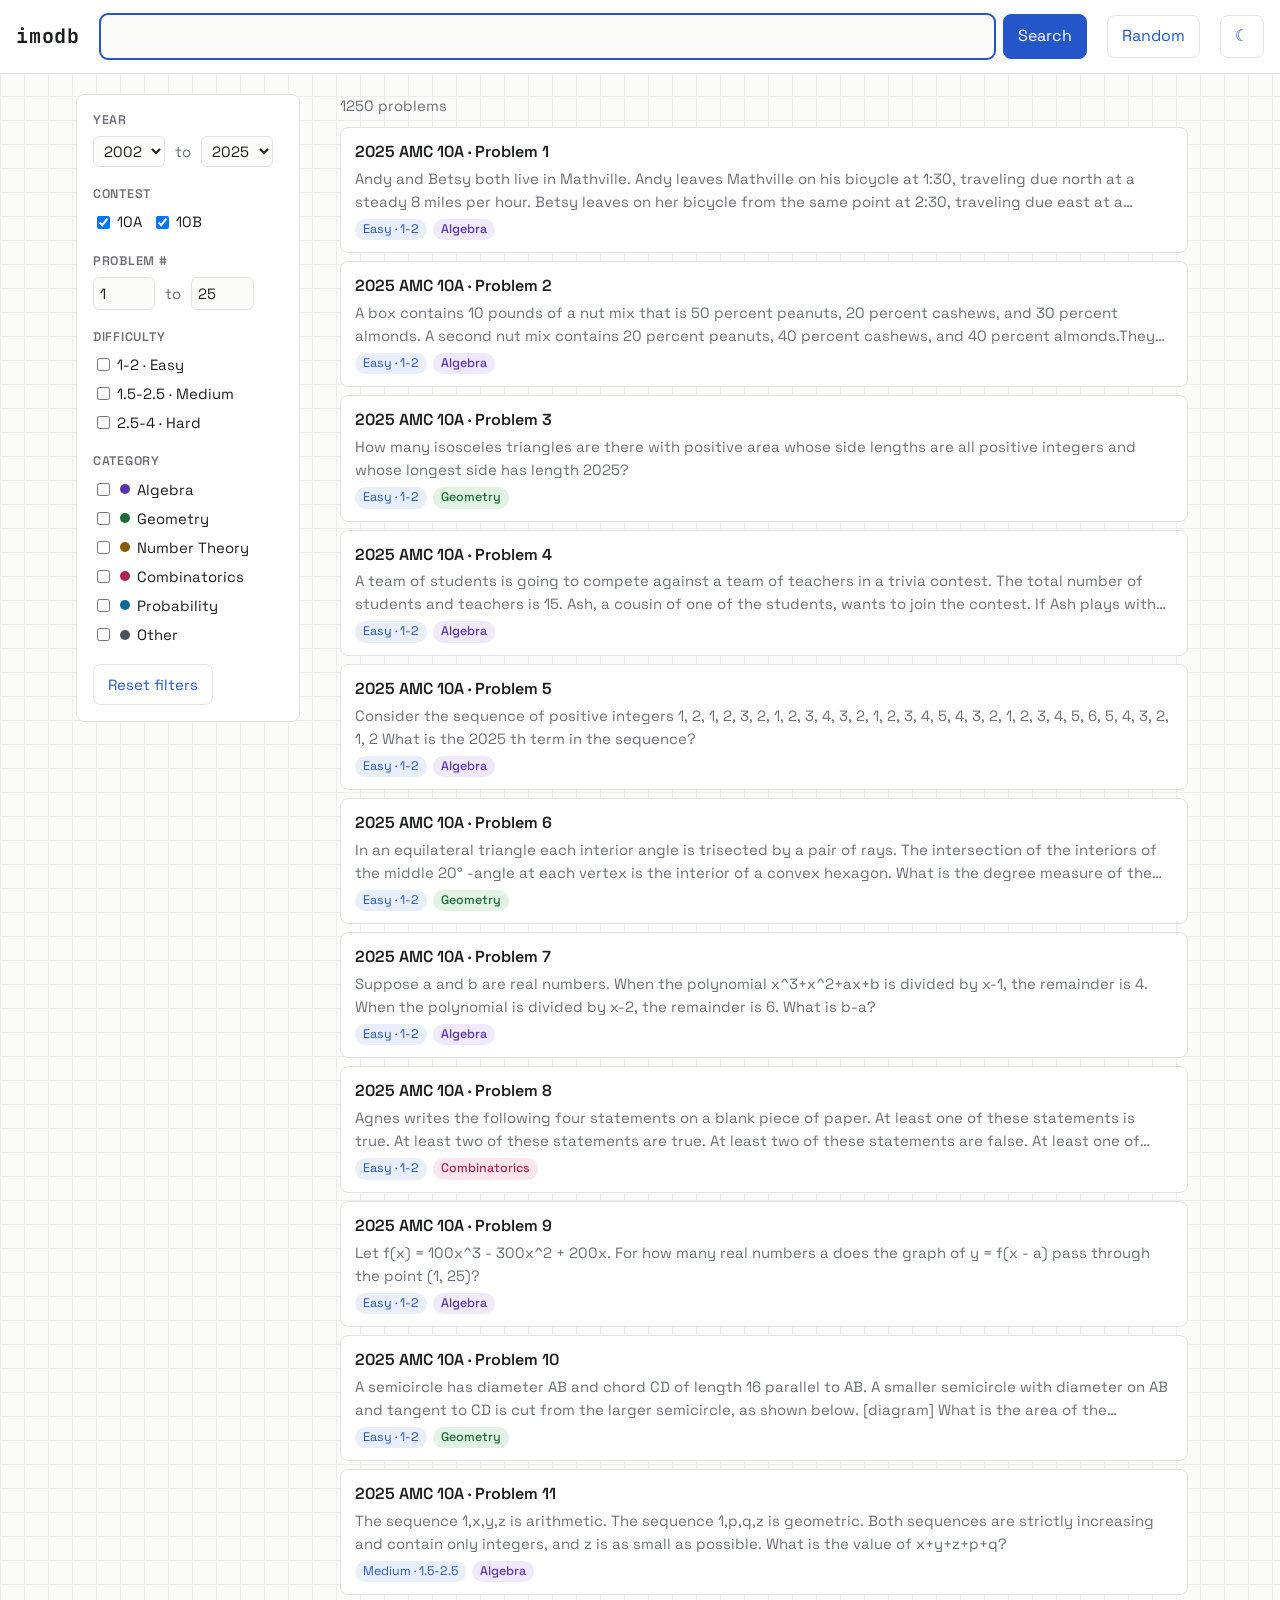
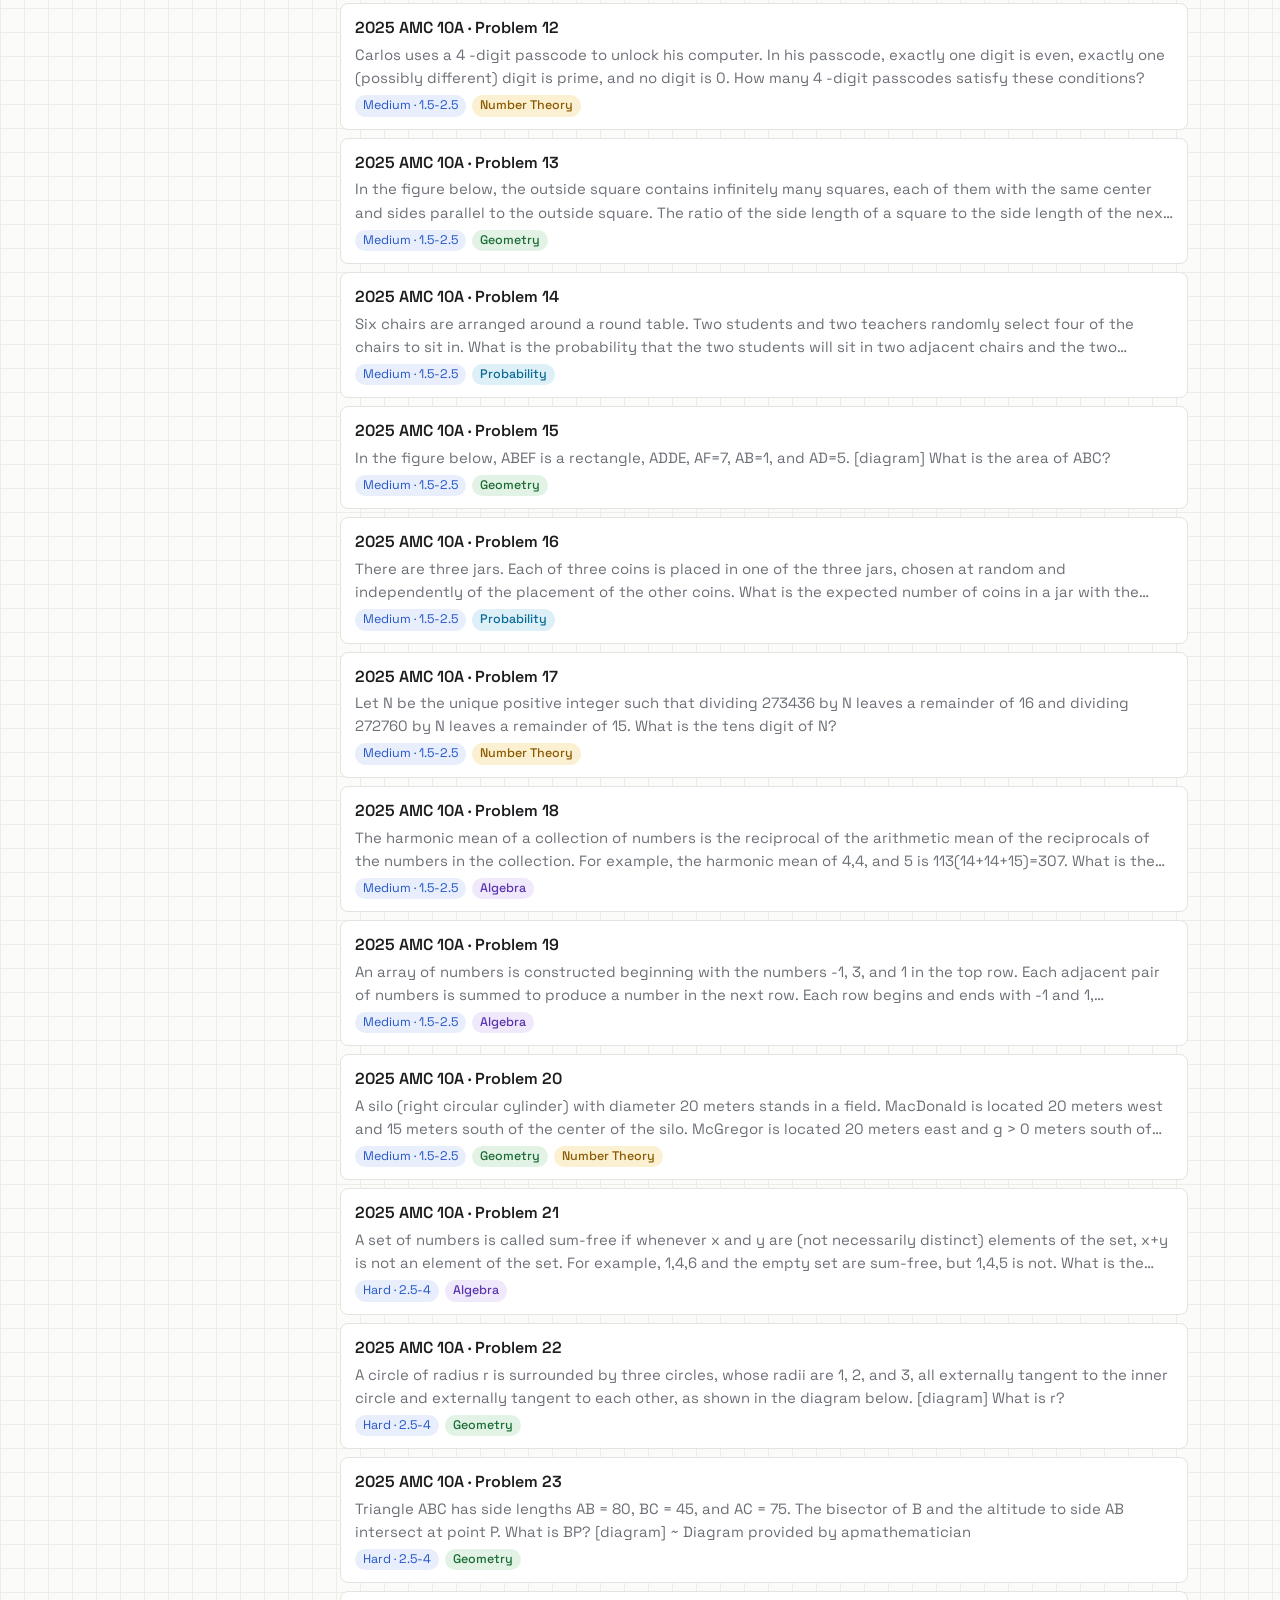
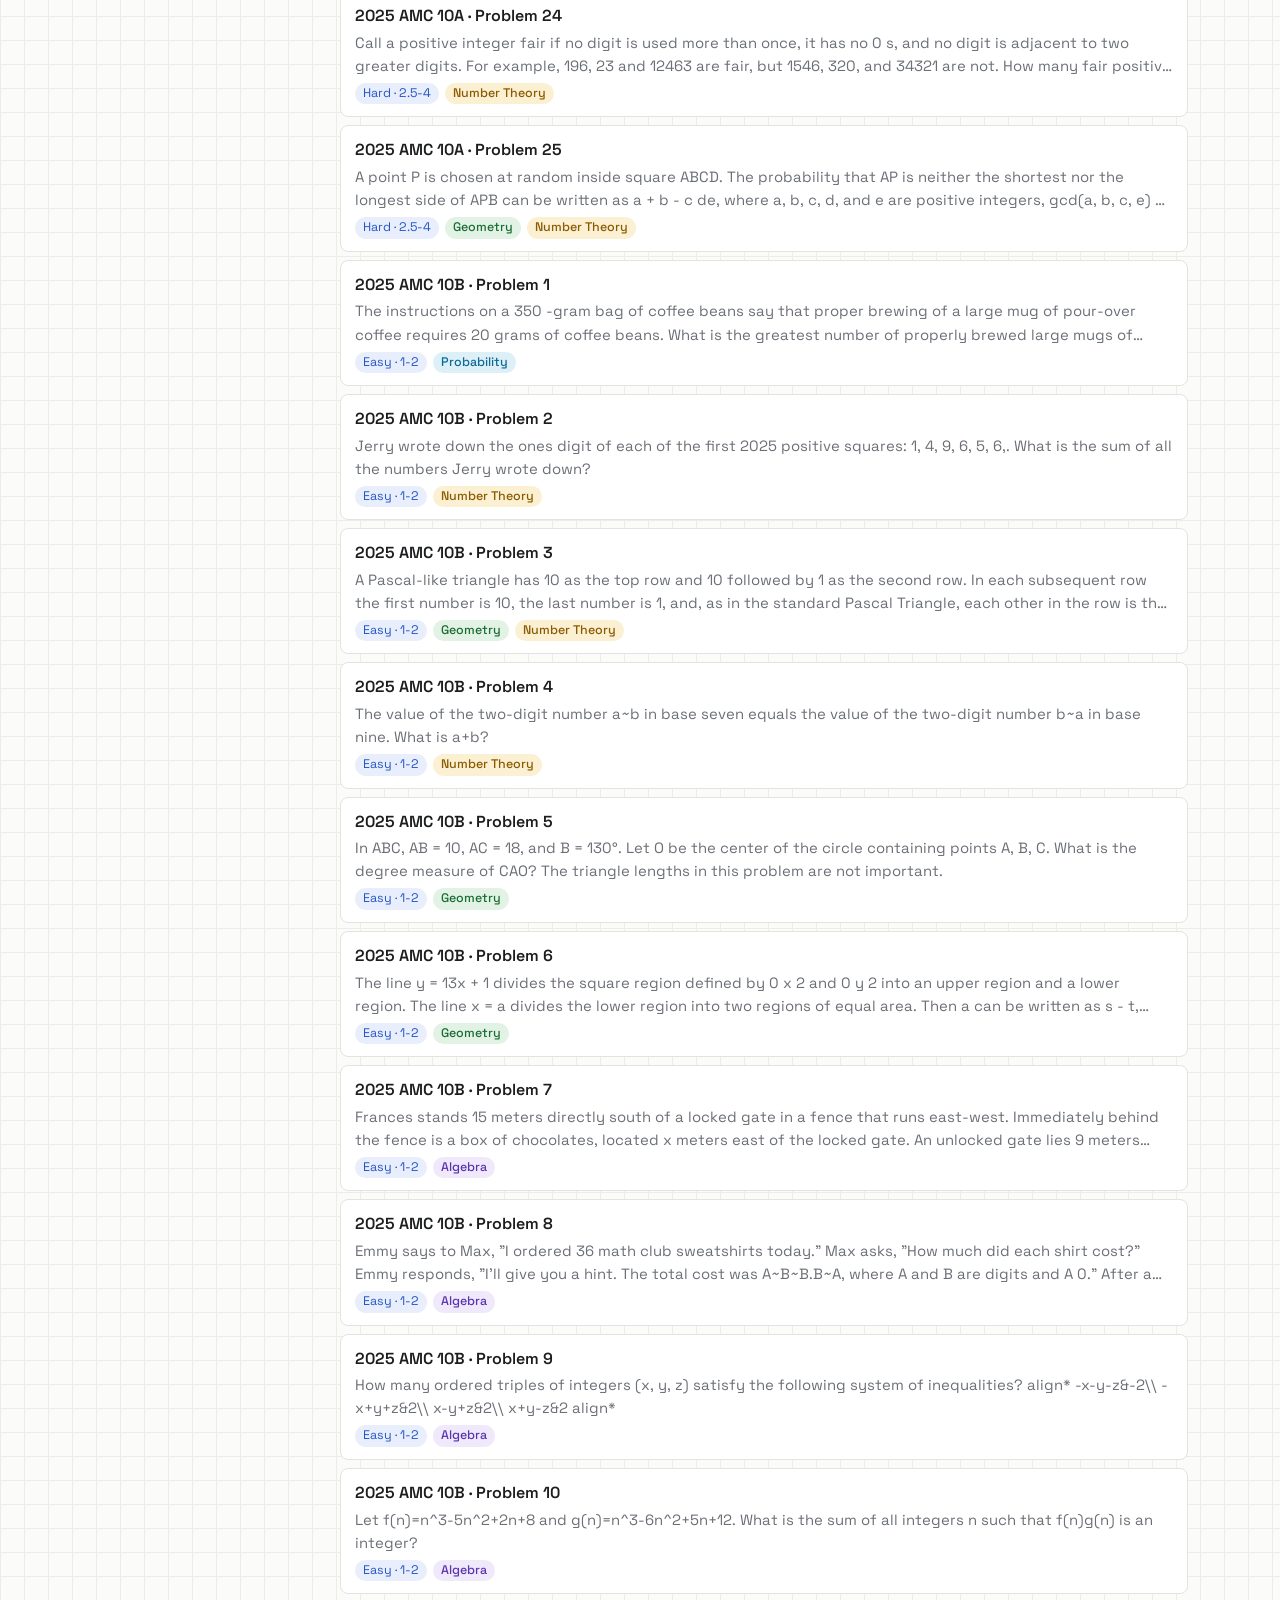
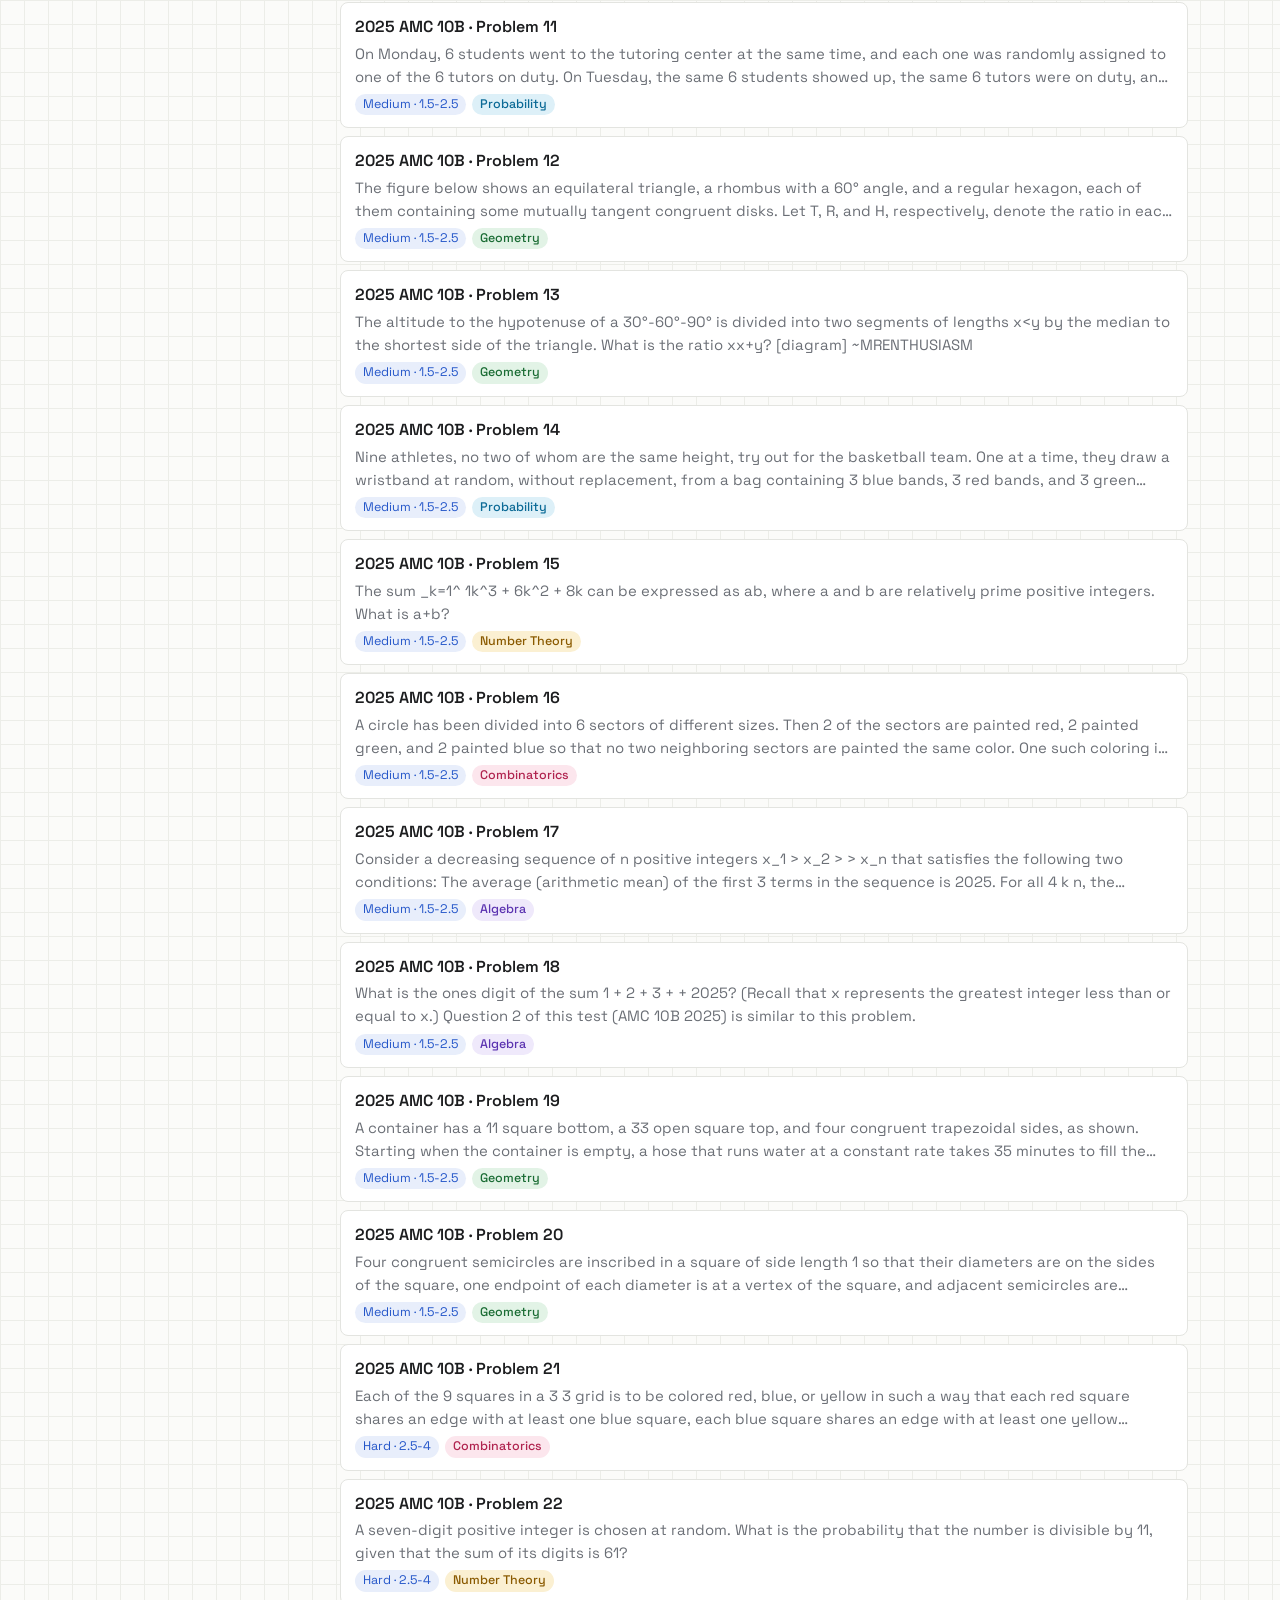
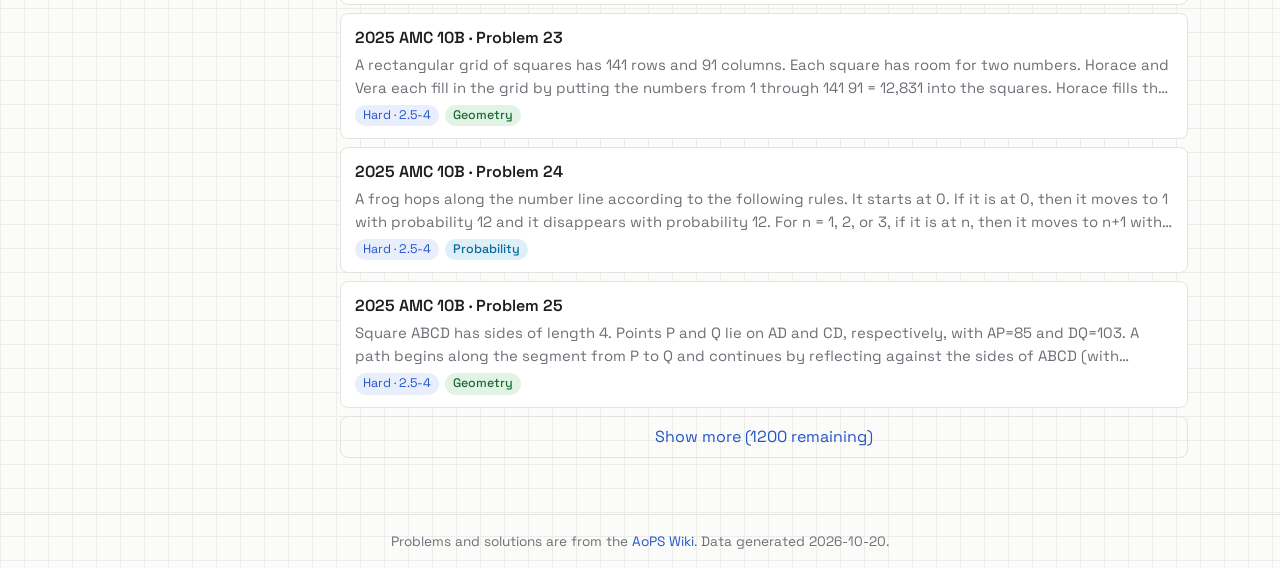
<file: site/index.html>
<!doctype html>
<html lang="en">
<head>
<meta charset="utf-8">
<meta name="viewport" content="width=device-width, initial-scale=1">
<title>imodb</title>
<script>try { var t = localStorage.getItem('imodb-theme'); if (t === 'light' || t === 'dark') document.documentElement.dataset.theme = t; } catch (e) {}</script>
<link rel="preconnect" href="https://fonts.googleapis.com">
<link rel="preconnect" href="https://fonts.gstatic.com" crossorigin>
<link rel="stylesheet" href="https://fonts.googleapis.com/css2?family=JetBrains+Mono:wght@700&family=Source+Serif+4:ital,opsz,wght@0,8..60,400;0,8..60,600;0,8..60,700;1,8..60,400&family=Space+Grotesk:wght@400;500;600;700&display=swap">
<link rel="stylesheet" href="vendor/katex/katex.min.css">
<link rel="stylesheet" href="styles.css">
</head>
<body>
<header class="top">
  <a href="#/" class="brand">imodb</a>
  <form id="search-form" class="search" autocomplete="off" role="search">
    <input id="q" type="search" aria-label="Search problems" autofocus>
    <button type="submit">Search</button>
  </form>
  <button type="button" id="random-btn" class="ghost">Random</button>
  <button type="button" id="theme-toggle" class="ghost" aria-label="Toggle dark mode">☾</button>
</header>

<div class="layout">
<aside id="filters" class="filters" aria-label="Filters">
  <div class="filter">
    <span class="filter-name">Year</span>
    <select id="year-from" aria-label="From year"></select>
    <span class="dash">to</span>
    <select id="year-to" aria-label="To year"></select>
  </div>
  <div class="filter">
    <span class="filter-name">Contest</span>
    <label><input type="checkbox" data-filter="version" value="A" checked> 10A</label>
    <label><input type="checkbox" data-filter="version" value="B" checked> 10B</label>
  </div>
  <div class="filter">
    <span class="filter-name">Problem #</span>
    <input id="num-from" type="number" min="1" max="25" value="1" aria-label="From problem number">
    <span class="dash">to</span>
    <input id="num-to" type="number" min="1" max="25" value="25" aria-label="To problem number">
  </div>
  <div class="filter" id="difficulty-filter">
    <span class="filter-name">Difficulty</span>
  </div>
  <div class="filter" id="category-filter">
    <span class="filter-name">Category</span>
  </div>
  <div class="filter">
    <button type="button" id="reset-filters" class="ghost">Reset filters</button>
  </div>
</aside>

<main id="main">
  <div id="status" class="status" hidden></div>
  <section id="results" hidden></section>
  <article id="problem" hidden></article>
  <section id="random" hidden></section>
</main>
</div>

<footer class="foot">
  Problems and solutions are from the <a href="https://artofproblemsolving.com/wiki/" target="_blank" rel="noopener">AoPS Wiki</a>.
  <span id="generated"></span>
</footer>

<script src="vendor/katex/katex.min.js"></script>
<script src="app.js"></script>
</body>
</html>
</file>
<file: site/styles.css>
:root {
  --bg: #fbfbf9;
  --panel: #ffffff;
  --text: #1c1d1f;
  --muted: #6b6f76;
  --line: #e3e4e0;
  --accent: #2456c9;
  --accent-soft: #e8eefb;
  --correct: #1b7f3b;
  --correct-soft: #e2f4e8;
  --wrong: #b3261e;
  --wrong-soft: #fbe9e7;
  --tag: #f0f1ee;
  --grid: #ecede8;
  --cat-algebra: #5b33b0; --cat-algebra-soft: #efe9fb;
  --cat-geometry: #1a6c34; --cat-geometry-soft: #e2f3e6;
  --cat-number_theory: #8a5a00; --cat-number_theory-soft: #fbf0d2;
  --cat-combinatorics: #b0234f; --cat-combinatorics-soft: #fce6ed;
  --cat-probability: #0b6a96; --cat-probability-soft: #ddf0f8;
  --cat-other: #4a5260; --cat-other-soft: #e9ebef;
  --radius: 8px;
  --head-h: 72px;
  --font: "Space Grotesk", system-ui, -apple-system, "Segoe UI", Roboto, Helvetica, Arial, sans-serif;
  --font-serif: "Source Serif 4", Georgia, "Times New Roman", serif;
  --font-mono: "JetBrains Mono", ui-monospace, SFMono-Regular, Menlo, monospace;
  color-scheme: light;
}
@media (prefers-color-scheme: dark) {
  :root:not([data-theme="light"]) {
    --bg: #141517; --panel: #1d1f22; --text: #ebecee; --muted: #9a9ea6; --line: #30333a;
    --accent: #7ea2ff; --accent-soft: #1f2a46; --correct: #5ccf7f; --correct-soft: #16311f; --wrong: #ff8a80; --wrong-soft: #3b1b19; --tag: #262930;
    --grid: #1c1e21; color-scheme: dark;
    --cat-algebra: #c2a8ff; --cat-algebra-soft: #2c2245; --cat-geometry: #7fd897; --cat-geometry-soft: #163020;
    --cat-number_theory: #f2c35a; --cat-number_theory-soft: #352a10; --cat-combinatorics: #ff94b4; --cat-combinatorics-soft: #3d1a26;
    --cat-probability: #72c6ef; --cat-probability-soft: #112d3a; --cat-other: #c0c7d2; --cat-other-soft: #2b2f37;
  }
}
:root[data-theme="dark"] {
  --bg: #141517; --panel: #1d1f22; --text: #ebecee; --muted: #9a9ea6; --line: #30333a;
  --accent: #7ea2ff; --accent-soft: #1f2a46; --correct: #5ccf7f; --correct-soft: #16311f; --wrong: #ff8a80; --wrong-soft: #3b1b19; --tag: #262930;
  --grid: #1c1e21; color-scheme: dark;
  --cat-algebra: #c2a8ff; --cat-algebra-soft: #2c2245; --cat-geometry: #7fd897; --cat-geometry-soft: #163020;
  --cat-number_theory: #f2c35a; --cat-number_theory-soft: #352a10; --cat-combinatorics: #ff94b4; --cat-combinatorics-soft: #3d1a26;
  --cat-probability: #72c6ef; --cat-probability-soft: #112d3a; --cat-other: #c0c7d2; --cat-other-soft: #2b2f37;
}
* { box-sizing: border-box; }
html, body { margin: 0; }
body { background: var(--bg); background-image: linear-gradient(var(--grid) 1px, transparent 1px), linear-gradient(90deg, var(--grid) 1px, transparent 1px); background-size: 24px 24px; color: var(--text); font: 16px/1.55 var(--font); min-height: 100vh; display: flex; flex-direction: column; }
a { color: var(--accent); text-decoration: none; }
a:hover { text-decoration: underline; }
button, input, select { font: inherit; color: inherit; }
button { cursor: pointer; }
[hidden] { display: none !important; }

.top { display: flex; flex-wrap: wrap; align-items: center; gap: 12px 20px; min-height: var(--head-h); padding: 14px 16px; border-bottom: 1px solid var(--line); background: var(--panel); position: sticky; top: 0; z-index: 2; }
.brand { font: 700 1.25rem/1 var(--font-mono); letter-spacing: 0.04em; color: var(--text); white-space: nowrap; }
.brand:hover { color: var(--accent); text-decoration: none; }
.search { display: flex; flex: 1 1 420px; gap: 8px; min-width: 0; }
.search input { flex: 1; min-width: 0; padding: 9px 12px; border: 1px solid var(--line); border-radius: var(--radius); background: var(--bg); }
.search input:focus { outline: 2px solid var(--accent); outline-offset: -1px; }
.search button, .ghost, .primary { padding: 8px 14px; border-radius: var(--radius); border: 1px solid var(--accent); background: var(--accent); color: #fff; }
.ghost, .search .ghost { background: transparent; color: var(--accent); border-color: var(--line); }
.primary:disabled { opacity: 0.5; cursor: not-allowed; }

.layout { flex: 1; display: grid; grid-template-columns: 240px minmax(0, 1fr); gap: 0 8px; width: 100%; max-width: 1160px; margin: 0 auto; }
.filters { position: sticky; top: calc(var(--head-h) + 20px); align-self: start; max-height: calc(100vh - var(--head-h) - 40px); overflow: auto; margin: 20px 0 20px 16px; display: flex; flex-direction: column; gap: 18px; padding: 16px; border: 1px solid var(--line); border-radius: var(--radius); background: var(--panel); font-size: 0.93rem; }
.filter { display: flex; flex-wrap: wrap; align-items: center; gap: 6px 10px; }
.filter-name { flex-basis: 100%; color: var(--muted); font-size: 0.78rem; font-weight: 600; text-transform: uppercase; letter-spacing: 0.06em; }
.filter label { display: inline-flex; align-items: center; gap: 4px; white-space: nowrap; }
#difficulty-filter label, #category-filter label { flex-basis: 100%; }
.swatch { width: 10px; height: 10px; border-radius: 50%; background: var(--c, var(--muted)); margin: 0 3px; flex: none; }
.filter select, .filter input[type=number] { padding: 4px 6px; border: 1px solid var(--line); border-radius: 6px; background: var(--bg); width: auto; }
.filter input[type=number] { width: 4.2em; }
.dash { color: var(--muted); }

main { min-width: 0; width: 100%; max-width: 880px; margin: 0 auto; padding: 20px 16px 48px; }
.status { color: var(--muted); padding: 24px 0; }
.status.error { color: var(--text); }
.status pre { background: var(--tag); padding: 10px 12px; border-radius: var(--radius); overflow: auto; }

.results-head { display: flex; justify-content: space-between; align-items: baseline; color: var(--muted); margin: 0 0 10px; font-size: 0.93rem; }
.result { display: block; padding: 12px 14px; margin: 0 0 8px; border: 1px solid var(--line); border-radius: var(--radius); background: var(--panel); color: var(--text); }
.result:hover { border-color: var(--accent); text-decoration: none; }
.result-title { font-weight: 600; }
.snippet { color: var(--muted); font-size: 0.93rem; margin: 2px 0 6px; display: -webkit-box; -webkit-line-clamp: 2; -webkit-box-orient: vertical; overflow: hidden; }
.more { display: block; width: 100%; margin: 8px 0; }

.tags { display: flex; flex-wrap: wrap; gap: 6px; }
.tag { font-size: 0.78rem; padding: 1px 8px; border-radius: 999px; background: var(--tag); color: var(--muted); }
.tag.diff { background: var(--accent-soft); color: var(--accent); }
.tag.cat { background: var(--c-soft, var(--tag)); color: var(--c, var(--muted)); font-weight: 500; }
.cat-algebra { --c: var(--cat-algebra); --c-soft: var(--cat-algebra-soft); }
.cat-geometry { --c: var(--cat-geometry); --c-soft: var(--cat-geometry-soft); }
.cat-number_theory { --c: var(--cat-number_theory); --c-soft: var(--cat-number_theory-soft); }
.cat-combinatorics { --c: var(--cat-combinatorics); --c-soft: var(--cat-combinatorics-soft); }
.cat-probability { --c: var(--cat-probability); --c-soft: var(--cat-probability-soft); }
.cat-other { --c: var(--cat-other); --c-soft: var(--cat-other-soft); }
.cat-uncategorized { --c: var(--muted); --c-soft: var(--tag); }

.crumbs { font-size: 0.93rem; margin-bottom: 10px; }
.problem-head { display: flex; flex-wrap: wrap; align-items: baseline; gap: 8px 16px; margin-bottom: 6px; }
.problem-head h1 { font-size: 1.35rem; margin: 0; }
.problem-head h1 span { color: var(--muted); font-weight: 500; }
.problem-head .tags { flex: 1; }
.source { font-size: 0.9rem; white-space: nowrap; }

.card { background: var(--panel); border: 1px solid var(--line); border-radius: var(--radius); padding: 18px 20px; margin: 14px 0; }
.statement, .solution, .choices { font-family: var(--font-serif); }
.statement { font-size: 1.04rem; }
.statement p, .solution p { margin: 0 0 0.8em; }
.statement img, .solution img { max-width: 100%; height: auto; background: #fff; border-radius: 4px; }
.statement .diagram, .solution .diagram { display: block; margin: 10px auto; }
.tex-display { display: block; margin: 0.6em 0; overflow-x: auto; }
.katex { font-size: 1.05em; }
.tex-error { font-family: ui-monospace, monospace; font-size: 0.9em; color: #b3261e; }
.katex-display { margin: 0.4em 0; }
table { border-collapse: collapse; margin: 0.6em 0; }
td, th { border: 1px solid var(--line); padding: 3px 8px; }

.choices ol, .quiz-choices { list-style: none; margin: 0; padding: 0; display: grid; gap: 6px; }
.choices li, .choice { display: flex; align-items: center; gap: 10px; padding: 7px 10px; border: 1px solid var(--line); border-radius: 6px; }
.choices li .choice-label, .choice .choice-label { color: var(--muted); font-weight: 600; min-width: 2.4em; }
.choices li.correct, .choice.correct { border-color: var(--correct); background: var(--correct-soft); }
.choices li.correct .choice-label, .choice.correct .choice-label { color: var(--correct); }
.choice { width: 100%; background: none; text-align: left; }
.choice:not(:disabled):hover { border-color: var(--accent); }
.choice:disabled { cursor: default; }
.choice.wrong { border-color: var(--wrong); background: var(--wrong-soft); }
.choice.wrong .choice-label { color: var(--wrong); }
.answer-row { display: flex; align-items: center; gap: 14px; margin-top: 12px; font-family: var(--font); }
.answer-row label { display: inline-flex; align-items: center; gap: 6px; }
.answer-text { color: var(--correct); font-weight: 600; }
.unparsed { color: var(--muted); font-size: 0.9rem; margin-top: 8px; }

.quiz-setup h1 { font-size: 1.35rem; margin: 0; }
.quiz-setup p { color: var(--muted); margin: 6px 0 16px; }
.quiz-setup select { padding: 7px 8px; border: 1px solid var(--line); border-radius: 6px; background: var(--bg); }
.quiz-actions { display: flex; flex-wrap: wrap; align-items: center; gap: 10px 16px; }
.quiz-bar { display: flex; flex-wrap: wrap; align-items: center; justify-content: space-between; gap: 8px 16px; padding: 8px 12px; margin-bottom: 14px; border: 1px solid var(--line); border-radius: var(--radius); background: var(--panel); }
.clock { font: 700 1.3rem/1 var(--font-mono); }
.clock.over { color: var(--wrong); }
.quiz-result { margin: 0; font-family: var(--font); font-weight: 600; }
.quiz-result:not(:empty) { margin-top: 12px; }
.quiz-result.ok { color: var(--correct); }

.solutions-head { display: flex; align-items: center; justify-content: space-between; gap: 10px; }
.solution { padding: 12px 0; border-top: 1px solid var(--line); }
.solution:first-child { border-top: 0; }
.solution h3 { margin: 0 0 8px; font-size: 1.02rem; font-family: var(--font); }
.solution h4, .solution h5 { margin: 10px 0 6px; font-size: 0.98rem; }

.pager { display: flex; justify-content: space-between; margin-top: 18px; font-size: 0.95rem; }
.foot { color: var(--muted); font-size: 0.85rem; text-align: center; padding: 16px; border-top: 1px solid var(--line); }
kbd { font: 0.85em var(--font); border: 1px solid var(--line); border-radius: 4px; padding: 0 5px; }
@media (max-width: 800px) {
  .layout { grid-template-columns: minmax(0, 1fr); }
  .filters { position: static; max-height: none; overflow: visible; margin: 12px 12px 0; flex-flow: row wrap; gap: 14px 28px; }
}
@media (max-width: 600px) {
  .top { padding: 10px 12px; }
  main { padding: 14px 12px 40px; }
  .card { padding: 14px; }
}
</file>
